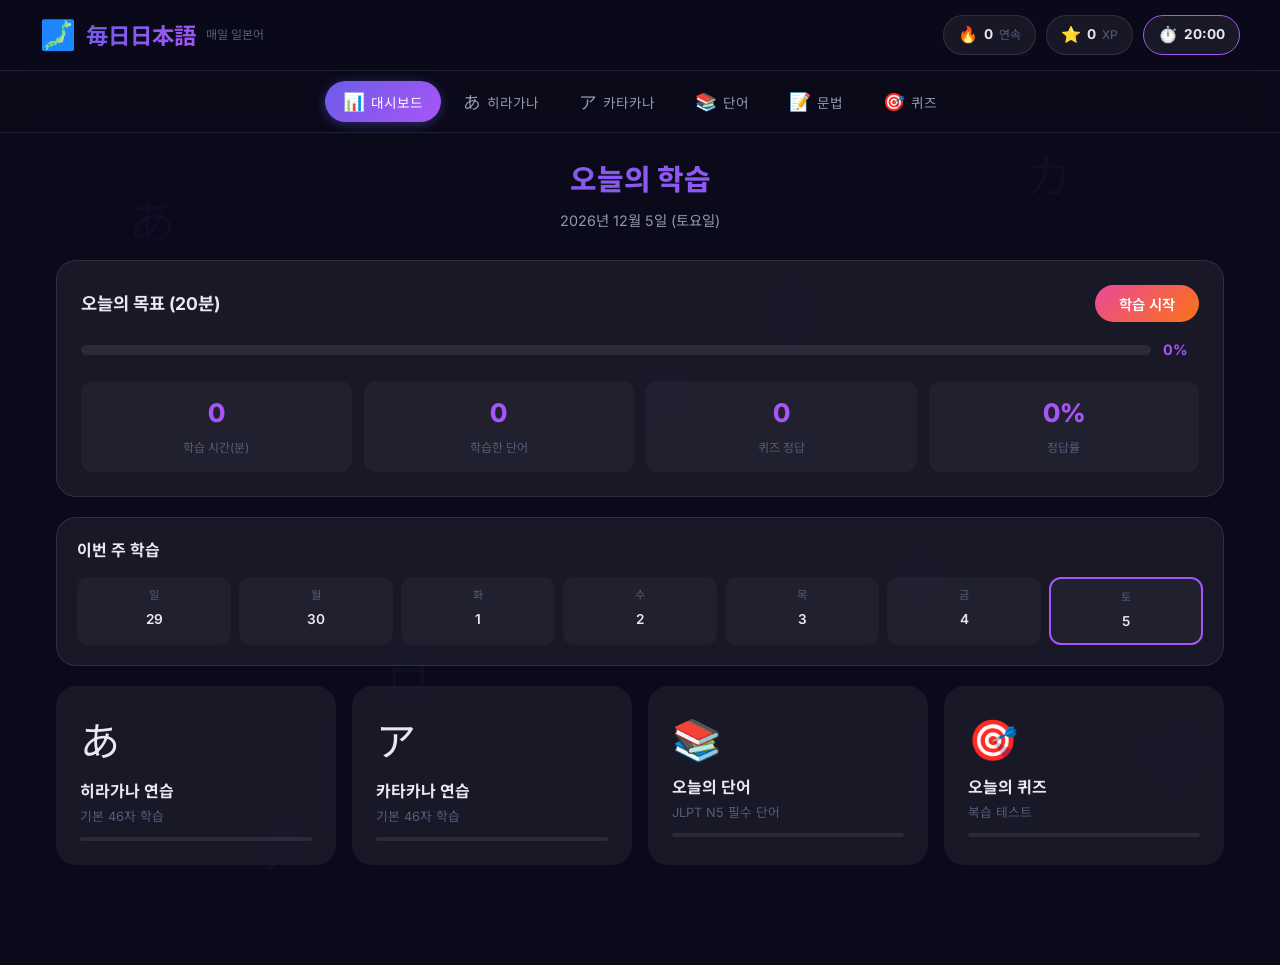
<file: index.html>
<!DOCTYPE html>
<html lang="ko">
<head>
    <meta charset="UTF-8">
    <meta name="viewport" content="width=device-width, initial-scale=1.0">
    <title>毎日日本語 - 매일 일본어 학습</title>
    <meta name="description" content="하루 20분, 매일 일본어를 공부하세요. 히라가나, 카타카나, 단어, 문법을 체계적으로 학습할 수 있습니다.">
    <link rel="preconnect" href="https://fonts.googleapis.com">
    <link rel="preconnect" href="https://fonts.gstatic.com" crossorigin>
    <link href="https://fonts.googleapis.com/css2?family=Inter:wght@300;400;500;600;700;800&family=Noto+Sans+JP:wght@300;400;500;700&family=Noto+Sans+KR:wght@300;400;500;700&display=swap" rel="stylesheet">
    <link rel="stylesheet" href="style.css">
</head>
<body>
    <!-- Animated Background -->
    <div class="bg-animation">
        <div class="floating-char" style="--delay: 0s; --x: 10%; --y: 20%">あ</div>
        <div class="floating-char" style="--delay: 2s; --x: 80%; --y: 15%">カ</div>
        <div class="floating-char" style="--delay: 4s; --x: 30%; --y: 70%">日</div>
        <div class="floating-char" style="--delay: 6s; --x: 70%; --y: 60%">本</div>
        <div class="floating-char" style="--delay: 8s; --x: 50%; --y: 40%">語</div>
        <div class="floating-char" style="--delay: 1s; --x: 90%; --y: 80%">学</div>
        <div class="floating-char" style="--delay: 3s; --x: 20%; --y: 90%">ア</div>
        <div class="floating-char" style="--delay: 5s; --x: 60%; --y: 30%">き</div>
    </div>

    <!-- Header -->
    <header class="header" id="header">
        <div class="header-content">
            <div class="logo">
                <span class="logo-icon">🗾</span>
                <h1>毎日日本語</h1>
                <span class="logo-sub">매일 일본어</span>
            </div>
            <div class="header-stats">
                <div class="stat-pill" id="streakPill">
                    <span class="stat-icon">🔥</span>
                    <span class="stat-value" id="streakCount">0</span>
                    <span class="stat-label">연속</span>
                </div>
                <div class="stat-pill" id="xpPill">
                    <span class="stat-icon">⭐</span>
                    <span class="stat-value" id="totalXP">0</span>
                    <span class="stat-label">XP</span>
                </div>
                <div class="timer-pill" id="timerPill">
                    <span class="stat-icon">⏱️</span>
                    <span class="stat-value" id="timerDisplay">20:00</span>
                </div>
            </div>
        </div>
    </header>

    <!-- Navigation -->
    <nav class="nav-bar" id="navBar">
        <button class="nav-btn active" data-section="dashboard" id="navDashboard">
            <span class="nav-icon">📊</span>
            <span class="nav-text">대시보드</span>
        </button>
        <button class="nav-btn" data-section="hiragana" id="navHiragana">
            <span class="nav-icon">あ</span>
            <span class="nav-text">히라가나</span>
        </button>
        <button class="nav-btn" data-section="katakana" id="navKatakana">
            <span class="nav-icon">ア</span>
            <span class="nav-text">카타카나</span>
        </button>
        <button class="nav-btn" data-section="vocabulary" id="navVocabulary">
            <span class="nav-icon">📚</span>
            <span class="nav-text">단어</span>
        </button>
        <button class="nav-btn" data-section="grammar" id="navGrammar">
            <span class="nav-icon">📝</span>
            <span class="nav-text">문법</span>
        </button>
        <button class="nav-btn" data-section="quiz" id="navQuiz">
            <span class="nav-icon">🎯</span>
            <span class="nav-text">퀴즈</span>
        </button>
    </nav>

    <!-- Main Content -->
    <main class="main-content" id="mainContent">

        <!-- Dashboard Section -->
        <section class="section active" id="sectionDashboard">
            <div class="section-header">
                <h2>오늘의 학습</h2>
                <p class="section-sub" id="todayDate"></p>
            </div>

            <!-- Daily Progress -->
            <div class="progress-card glass-card">
                <div class="progress-header">
                    <h3>오늘의 목표 (20분)</h3>
                    <button class="btn-start-timer" id="btnStartTimer">
                        <span id="timerBtnText">학습 시작</span>
                    </button>
                </div>
                <div class="progress-bar-container">
                    <div class="progress-bar" id="dailyProgress">
                        <div class="progress-fill" style="width: 0%"></div>
                    </div>
                    <span class="progress-text" id="progressText">0%</span>
                </div>
                <div class="daily-stats">
                    <div class="daily-stat">
                        <span class="daily-stat-value" id="todayMinutes">0</span>
                        <span class="daily-stat-label">학습 시간(분)</span>
                    </div>
                    <div class="daily-stat">
                        <span class="daily-stat-value" id="todayWords">0</span>
                        <span class="daily-stat-label">학습한 단어</span>
                    </div>
                    <div class="daily-stat">
                        <span class="daily-stat-value" id="todayQuiz">0</span>
                        <span class="daily-stat-label">퀴즈 정답</span>
                    </div>
                    <div class="daily-stat">
                        <span class="daily-stat-value" id="todayAccuracy">0%</span>
                        <span class="daily-stat-label">정답률</span>
                    </div>
                </div>
            </div>

            <!-- Weekly Calendar -->
            <div class="calendar-card glass-card">
                <h3>이번 주 학습</h3>
                <div class="week-grid" id="weekGrid"></div>
            </div>

            <!-- Quick Actions -->
            <div class="quick-actions">
                <button class="action-card glass-card" id="quickHiragana" data-target="hiragana">
                    <div class="action-icon">あ</div>
                    <h4>히라가나 연습</h4>
                    <p>기본 46자 학습</p>
                    <div class="action-progress">
                        <div class="mini-progress">
                            <div class="mini-fill" id="hiraganaProgress" style="width: 0%"></div>
                        </div>
                    </div>
                </button>
                <button class="action-card glass-card" id="quickKatakana" data-target="katakana">
                    <div class="action-icon">ア</div>
                    <h4>카타카나 연습</h4>
                    <p>기본 46자 학습</p>
                    <div class="action-progress">
                        <div class="mini-progress">
                            <div class="mini-fill" id="katakanaProgress" style="width: 0%"></div>
                        </div>
                    </div>
                </button>
                <button class="action-card glass-card" id="quickVocab" data-target="vocabulary">
                    <div class="action-icon">📚</div>
                    <h4>오늘의 단어</h4>
                    <p>JLPT N5 필수 단어</p>
                    <div class="action-progress">
                        <div class="mini-progress">
                            <div class="mini-fill" id="vocabProgress" style="width: 0%"></div>
                        </div>
                    </div>
                </button>
                <button class="action-card glass-card" id="quickQuiz" data-target="quiz">
                    <div class="action-icon">🎯</div>
                    <h4>오늘의 퀴즈</h4>
                    <p>복습 테스트</p>
                    <div class="action-progress">
                        <div class="mini-progress">
                            <div class="mini-fill" id="quizProgress" style="width: 0%"></div>
                        </div>
                    </div>
                </button>
            </div>
        </section>

        <!-- Hiragana Section -->
        <section class="section" id="sectionHiragana">
            <div class="section-header">
                <h2>히라가나 (ひらがな)</h2>
                <p class="section-sub">일본어의 기본 문자 46자를 마스터하세요</p>
            </div>

            <!-- Mode Selector -->
            <div class="mode-selector">
                <button class="mode-btn active" data-mode="chart" id="hiraganaChart">문자표</button>
                <button class="mode-btn" data-mode="flashcard" id="hiraganaFlashcard">플래시카드</button>
                <button class="mode-btn" data-mode="practice" id="hiraganaPractice">연습</button>
            </div>

            <!-- Chart Mode -->
            <div class="mode-content active" id="hiraganaChartContent">
                <div class="kana-chart glass-card" id="hiraganaChartGrid"></div>
            </div>

            <!-- Flashcard Mode -->
            <div class="mode-content" id="hiraganaFlashcardContent">
                <div class="flashcard-container">
                    <div class="flashcard glass-card" id="hiraganaFlashcard">
                        <div class="flashcard-inner" id="hiraganaFlashcardInner">
                            <div class="flashcard-front">
                                <span class="flashcard-char" id="hiraganaFlashChar">あ</span>
                                <span class="flashcard-hint">클릭하여 뒤집기</span>
                            </div>
                            <div class="flashcard-back">
                                <span class="flashcard-reading" id="hiraganaFlashReading">a</span>
                                <span class="flashcard-example" id="hiraganaFlashExample">あめ (ame) - 비</span>
                            </div>
                        </div>
                    </div>
                    <div class="flashcard-controls">
                        <button class="fc-btn" id="hiraganaPrev">◀ 이전</button>
                        <span class="fc-counter" id="hiraganaCounter">1 / 46</span>
                        <button class="fc-btn" id="hiraganaNext">다음 ▶</button>
                    </div>
                    <div class="flashcard-rating">
                        <button class="rating-btn hard" id="hiraganaHard">어려움 😓</button>
                        <button class="rating-btn ok" id="hiraganaOk">보통 🤔</button>
                        <button class="rating-btn easy" id="hiraganaEasy">쉬움 😊</button>
                    </div>
                </div>
            </div>

            <!-- Practice Mode -->
            <div class="mode-content" id="hiraganaPracticeContent">
                <div class="practice-container glass-card">
                    <div class="practice-prompt">
                        <span class="practice-char" id="hiraganaPracticeChar">あ</span>
                    </div>
                    <div class="practice-input-group">
                        <input type="text" class="practice-input" id="hiraganaPracticeInput" placeholder="로마자 입력 (예: a)" autocomplete="off">
                        <button class="practice-submit" id="hiraganaPracticeSubmit">확인</button>
                    </div>
                    <div class="practice-feedback" id="hiraganaPracticeFeedback"></div>
                    <div class="practice-score">
                        <span>정답: <strong id="hiraganaCorrect">0</strong></span>
                        <span>오답: <strong id="hiraganaWrong">0</strong></span>
                    </div>
                </div>
            </div>
        </section>

        <!-- Katakana Section -->
        <section class="section" id="sectionKatakana">
            <div class="section-header">
                <h2>카타카나 (カタカナ)</h2>
                <p class="section-sub">외래어 표기에 사용되는 46자를 마스터하세요</p>
            </div>

            <div class="mode-selector">
                <button class="mode-btn active" data-mode="chart" id="katakanaChartBtn">문자표</button>
                <button class="mode-btn" data-mode="flashcard" id="katakanaFlashcardBtn">플래시카드</button>
                <button class="mode-btn" data-mode="practice" id="katakanaPracticeBtn">연습</button>
            </div>

            <div class="mode-content active" id="katakanaChartContent">
                <div class="kana-chart glass-card" id="katakanaChartGrid"></div>
            </div>

            <div class="mode-content" id="katakanaFlashcardContent">
                <div class="flashcard-container">
                    <div class="flashcard glass-card" id="katakanaFlashcardCard">
                        <div class="flashcard-inner" id="katakanaFlashcardInner">
                            <div class="flashcard-front">
                                <span class="flashcard-char" id="katakanaFlashChar">ア</span>
                                <span class="flashcard-hint">클릭하여 뒤집기</span>
                            </div>
                            <div class="flashcard-back">
                                <span class="flashcard-reading" id="katakanaFlashReading">a</span>
                                <span class="flashcard-example" id="katakanaFlashExample">アメリカ (amerika) - 미국</span>
                            </div>
                        </div>
                    </div>
                    <div class="flashcard-controls">
                        <button class="fc-btn" id="katakanaPrev">◀ 이전</button>
                        <span class="fc-counter" id="katakanaCounter">1 / 46</span>
                        <button class="fc-btn" id="katakanaNext">다음 ▶</button>
                    </div>
                    <div class="flashcard-rating">
                        <button class="rating-btn hard" id="katakanaHard">어려움 😓</button>
                        <button class="rating-btn ok" id="katakanaOk">보통 🤔</button>
                        <button class="rating-btn easy" id="katakanaEasy">쉬움 😊</button>
                    </div>
                </div>
            </div>

            <div class="mode-content" id="katakanaPracticeContent">
                <div class="practice-container glass-card">
                    <div class="practice-prompt">
                        <span class="practice-char" id="katakanaPracticeChar">ア</span>
                    </div>
                    <div class="practice-input-group">
                        <input type="text" class="practice-input" id="katakanaPracticeInput" placeholder="로마자 입력 (예: a)" autocomplete="off">
                        <button class="practice-submit" id="katakanaPracticeSubmit">확인</button>
                    </div>
                    <div class="practice-feedback" id="katakanaPracticeFeedback"></div>
                    <div class="practice-score">
                        <span>정답: <strong id="katakanaCorrect">0</strong></span>
                        <span>오답: <strong id="katakanaWrong">0</strong></span>
                    </div>
                </div>
            </div>
        </section>

        <!-- Vocabulary Section -->
        <section class="section" id="sectionVocabulary">
            <div class="section-header">
                <h2>단어 학습 (単語)</h2>
                <p class="section-sub">JLPT N5 필수 단어를 학습하세요</p>
            </div>

            <div class="vocab-category-selector">
                <button class="category-btn active" data-category="greetings" id="catGreetings">인사말</button>
                <button class="category-btn" data-category="numbers" id="catNumbers">숫자</button>
                <button class="category-btn" data-category="family" id="catFamily">가족</button>
                <button class="category-btn" data-category="food" id="catFood">음식</button>
                <button class="category-btn" data-category="time" id="catTime">시간</button>
                <button class="category-btn" data-category="verbs" id="catVerbs">동사</button>
                <button class="category-btn" data-category="adjectives" id="catAdjectives">형용사</button>
                <button class="category-btn" data-category="daily" id="catDaily">일상</button>
            </div>

            <div class="vocab-cards" id="vocabCards"></div>
        </section>

        <!-- Grammar Section -->
        <section class="section" id="sectionGrammar">
            <div class="section-header">
                <h2>기초 문법 (文法)</h2>
                <p class="section-sub">일본어 기초 문법을 단계별로 학습하세요</p>
            </div>

            <div class="grammar-lessons" id="grammarLessons"></div>
        </section>

        <!-- Quiz Section -->
        <section class="section" id="sectionQuiz">
            <div class="section-header">
                <h2>퀴즈 (クイズ)</h2>
                <p class="section-sub">학습한 내용을 테스트해보세요</p>
            </div>

            <div class="quiz-setup glass-card" id="quizSetup">
                <h3>퀴즈 설정</h3>
                <div class="quiz-options">
                    <div class="quiz-option">
                        <label>유형</label>
                        <select id="quizType">
                            <option value="hiragana">히라가나</option>
                            <option value="katakana">카타카나</option>
                            <option value="vocabulary">단어</option>
                            <option value="mixed">종합</option>
                        </select>
                    </div>
                    <div class="quiz-option">
                        <label>문제 수</label>
                        <select id="quizCount">
                            <option value="5">5문제</option>
                            <option value="10" selected>10문제</option>
                            <option value="20">20문제</option>
                        </select>
                    </div>
                </div>
                <button class="btn-start-quiz" id="btnStartQuiz">퀴즈 시작 🚀</button>
            </div>

            <div class="quiz-area" id="quizArea" style="display: none;">
                <div class="quiz-header">
                    <div class="quiz-progress-bar">
                        <div class="quiz-progress-fill" id="quizProgressFill"></div>
                    </div>
                    <span class="quiz-counter" id="quizCounter">1 / 10</span>
                </div>
                <div class="quiz-question glass-card" id="quizQuestion">
                    <div class="quiz-prompt" id="quizPrompt"></div>
                    <div class="quiz-choices" id="quizChoices"></div>
                </div>
            </div>

            <div class="quiz-result glass-card" id="quizResult" style="display: none;">
                <div class="result-icon" id="resultIcon">🎉</div>
                <h3 id="resultTitle">훌륭해요!</h3>
                <div class="result-score">
                    <span class="result-number" id="resultScore">0</span>
                    <span class="result-total" id="resultTotal">/ 10</span>
                </div>
                <div class="result-details" id="resultDetails"></div>
                <button class="btn-retry" id="btnRetryQuiz">다시 도전 🔄</button>
            </div>
        </section>
    </main>

    <!-- Toast Notification -->
    <div class="toast-container" id="toastContainer"></div>

    <script src="data.js"></script>
    <script src="app.js"></script>
</body>
</html>
</file>
<file: style.css>
/* ===== CSS Variables & Reset ===== */
:root {
    --bg-primary: #0a0a1a;
    --bg-secondary: #12122a;
    --bg-card: rgba(255, 255, 255, 0.04);
    --bg-card-hover: rgba(255, 255, 255, 0.08);
    --glass: rgba(255, 255, 255, 0.06);
    --glass-border: rgba(255, 255, 255, 0.1);
    --text-primary: #e8e8f0;
    --text-secondary: #9595b0;
    --text-muted: #5a5a7a;
    --accent-1: #6c5ce7;
    --accent-2: #a855f7;
    --accent-3: #ec4899;
    --accent-4: #f97316;
    --success: #10b981;
    --error: #ef4444;
    --warning: #f59e0b;
    --gradient-1: linear-gradient(135deg, #6c5ce7, #a855f7);
    --gradient-2: linear-gradient(135deg, #ec4899, #f97316);
    --gradient-3: linear-gradient(135deg, #10b981, #6c5ce7);
    --shadow-sm: 0 2px 8px rgba(0,0,0,0.3);
    --shadow-md: 0 4px 16px rgba(0,0,0,0.4);
    --shadow-lg: 0 8px 32px rgba(0,0,0,0.5);
    --radius-sm: 8px;
    --radius-md: 12px;
    --radius-lg: 20px;
    --radius-xl: 28px;
    --transition: 0.3s cubic-bezier(0.4, 0, 0.2, 1);
}

*, *::before, *::after { margin: 0; padding: 0; box-sizing: border-box; }

body {
    font-family: 'Inter', 'Noto Sans KR', sans-serif;
    background: var(--bg-primary);
    color: var(--text-primary);
    min-height: 100vh;
    overflow-x: hidden;
    line-height: 1.6;
}

/* ===== Background Animation ===== */
.bg-animation { position: fixed; top: 0; left: 0; width: 100%; height: 100%; pointer-events: none; z-index: 0; overflow: hidden; }
.floating-char {
    position: absolute;
    font-family: 'Noto Sans JP', sans-serif;
    font-size: 3rem;
    color: rgba(108, 92, 231, 0.06);
    left: var(--x);
    top: var(--y);
    animation: floatChar 20s ease-in-out infinite;
    animation-delay: var(--delay);
}
@keyframes floatChar {
    0%, 100% { transform: translate(0, 0) rotate(0deg); opacity: 0.3; }
    25% { transform: translate(30px, -40px) rotate(10deg); opacity: 0.6; }
    50% { transform: translate(-20px, -80px) rotate(-5deg); opacity: 0.3; }
    75% { transform: translate(40px, -40px) rotate(15deg); opacity: 0.5; }
}

/* ===== Glass Card ===== */
.glass-card {
    background: var(--glass);
    border: 1px solid var(--glass-border);
    border-radius: var(--radius-lg);
    backdrop-filter: blur(12px);
    -webkit-backdrop-filter: blur(12px);
    transition: var(--transition);
}
.glass-card:hover {
    background: var(--bg-card-hover);
    border-color: rgba(255,255,255,0.15);
    box-shadow: var(--shadow-md);
}

/* ===== Header ===== */
.header {
    position: sticky; top: 0; z-index: 100;
    background: rgba(10, 10, 26, 0.85);
    backdrop-filter: blur(20px);
    border-bottom: 1px solid var(--glass-border);
    padding: 12px 24px;
}
.header-content { max-width: 1200px; margin: 0 auto; display: flex; justify-content: space-between; align-items: center; }
.logo { display: flex; align-items: center; gap: 10px; }
.logo-icon { font-size: 1.8rem; }
.logo h1 {
    font-family: 'Noto Sans JP', sans-serif;
    font-size: 1.4rem; font-weight: 700;
    background: var(--gradient-1); -webkit-background-clip: text; -webkit-text-fill-color: transparent;
    background-clip: text;
}
.logo-sub { font-size: 0.75rem; color: var(--text-muted); }
.header-stats { display: flex; gap: 10px; }
.stat-pill, .timer-pill {
    display: flex; align-items: center; gap: 6px;
    background: var(--glass); border: 1px solid var(--glass-border);
    padding: 6px 14px; border-radius: 50px; font-size: 0.85rem;
}
.stat-icon { font-size: 1rem; }
.stat-value { font-weight: 700; color: var(--text-primary); }
.stat-label { color: var(--text-muted); font-size: 0.75rem; }
.timer-pill { border-color: var(--accent-2); }

/* ===== Navigation ===== */
.nav-bar {
    position: sticky; top: 60px; z-index: 90;
    display: flex; justify-content: center; gap: 4px;
    padding: 10px 16px;
    background: rgba(10, 10, 26, 0.7);
    backdrop-filter: blur(12px);
    border-bottom: 1px solid var(--glass-border);
    overflow-x: auto;
}
.nav-btn {
    display: flex; align-items: center; gap: 6px;
    padding: 8px 18px; border: none; border-radius: 50px;
    background: transparent; color: var(--text-secondary);
    font-size: 0.85rem; font-family: inherit; cursor: pointer;
    transition: var(--transition); white-space: nowrap;
}
.nav-btn:hover { background: var(--glass); color: var(--text-primary); }
.nav-btn.active {
    background: var(--gradient-1); color: #fff;
    box-shadow: 0 2px 12px rgba(108, 92, 231, 0.4);
}
.nav-icon { font-size: 1.1rem; }

/* ===== Main Content ===== */
.main-content { max-width: 1200px; margin: 0 auto; padding: 24px 16px 100px; position: relative; z-index: 1; }
.section { display: none; animation: fadeIn 0.4s ease; }
.section.active { display: block; }
@keyframes fadeIn { from { opacity: 0; transform: translateY(16px); } to { opacity: 1; transform: translateY(0); } }
.section-header { text-align: center; margin-bottom: 28px; }
.section-header h2 {
    font-size: 1.8rem; font-weight: 800;
    background: var(--gradient-1); -webkit-background-clip: text; -webkit-text-fill-color: transparent;
    background-clip: text;
}
.section-sub { color: var(--text-secondary); margin-top: 6px; font-size: 0.9rem; }

/* ===== Dashboard ===== */
.progress-card { padding: 24px; margin-bottom: 20px; }
.progress-header { display: flex; justify-content: space-between; align-items: center; margin-bottom: 16px; }
.progress-header h3 { font-size: 1.1rem; }
.btn-start-timer {
    padding: 8px 24px; border: none; border-radius: 50px;
    background: var(--gradient-2); color: #fff; font-weight: 600;
    font-family: inherit; cursor: pointer; transition: var(--transition);
    font-size: 0.9rem;
}
.btn-start-timer:hover { transform: scale(1.05); box-shadow: 0 4px 16px rgba(236, 72, 153, 0.4); }
.btn-start-timer.running { background: var(--gradient-3); }
.progress-bar-container { display: flex; align-items: center; gap: 12px; margin-bottom: 20px; }
.progress-bar { flex: 1; height: 10px; background: rgba(255,255,255,0.08); border-radius: 10px; overflow: hidden; }
.progress-fill {
    height: 100%; border-radius: 10px;
    background: var(--gradient-1);
    transition: width 0.5s ease;
}
.progress-text { font-weight: 700; font-size: 0.9rem; color: var(--accent-2); min-width: 36px; }
.daily-stats { display: grid; grid-template-columns: repeat(4, 1fr); gap: 12px; }
.daily-stat {
    text-align: center; padding: 12px;
    background: rgba(255,255,255,0.03); border-radius: var(--radius-md);
}
.daily-stat-value { display: block; font-size: 1.6rem; font-weight: 800; color: var(--accent-2); }
.daily-stat-label { font-size: 0.75rem; color: var(--text-muted); }

.calendar-card { padding: 20px; margin-bottom: 20px; }
.calendar-card h3 { margin-bottom: 14px; font-size: 1rem; }
.week-grid { display: grid; grid-template-columns: repeat(7, 1fr); gap: 8px; }
.week-day {
    text-align: center; padding: 10px 4px;
    border-radius: var(--radius-md); background: rgba(255,255,255,0.03);
}
.week-day .day-label { display: block; font-size: 0.7rem; color: var(--text-muted); margin-bottom: 4px; }
.week-day .day-num { display: block; font-size: 0.85rem; font-weight: 600; }
.week-day.today { border: 2px solid var(--accent-2); }
.week-day.completed { background: rgba(16, 185, 129, 0.15); }
.week-day.completed .day-num { color: var(--success); }

.quick-actions { display: grid; grid-template-columns: repeat(auto-fit, minmax(240px, 1fr)); gap: 16px; }
.action-card {
    padding: 24px; cursor: pointer; border: none; text-align: left;
    font-family: inherit; color: inherit; display: block;
}
.action-card:hover { transform: translateY(-4px); }
.action-icon { font-size: 2.5rem; margin-bottom: 10px; }
.action-card h4 { font-size: 1rem; margin-bottom: 4px; }
.action-card p { font-size: 0.8rem; color: var(--text-muted); margin-bottom: 12px; }
.mini-progress { height: 4px; background: rgba(255,255,255,0.08); border-radius: 4px; overflow: hidden; }
.mini-fill { height: 100%; background: var(--gradient-1); border-radius: 4px; transition: width 0.5s ease; }

/* ===== Kana Chart ===== */
.kana-chart { padding: 20px; }
.kana-chart .kana-grid {
    display: grid;
    grid-template-columns: repeat(5, 1fr);
    gap: 8px;
}
.kana-cell {
    text-align: center; padding: 12px 4px;
    border-radius: var(--radius-sm);
    background: rgba(255,255,255,0.03);
    cursor: pointer; transition: var(--transition);
    position: relative;
}
.kana-cell:hover {
    background: rgba(108, 92, 231, 0.2);
    transform: scale(1.08);
}
.kana-cell.learned { background: rgba(16, 185, 129, 0.12); border: 1px solid rgba(16,185,129,0.3); }
.kana-cell .kana-main {
    display: block; font-family: 'Noto Sans JP', sans-serif;
    font-size: 1.6rem; font-weight: 500; margin-bottom: 2px;
}
.kana-cell .kana-romaji { font-size: 0.7rem; color: var(--text-muted); }
.kana-row-label {
    grid-column: 1 / -1; text-align: left;
    font-size: 0.75rem; color: var(--accent-2);
    font-weight: 600; padding: 8px 4px 2px;
    border-bottom: 1px solid var(--glass-border);
}

/* ===== Mode Selector ===== */
.mode-selector {
    display: flex; justify-content: center; gap: 4px;
    margin-bottom: 24px; padding: 4px;
    background: var(--glass); border-radius: 50px; width: fit-content; margin-left: auto; margin-right: auto;
}
.mode-btn {
    padding: 8px 24px; border: none; border-radius: 50px;
    background: transparent; color: var(--text-secondary);
    font-family: inherit; font-size: 0.85rem; cursor: pointer; transition: var(--transition);
}
.mode-btn.active { background: var(--gradient-1); color: #fff; }
.mode-content { display: none; animation: fadeIn 0.3s ease; }
.mode-content.active { display: block; }

/* ===== Flashcard ===== */
.flashcard-container { max-width: 400px; margin: 0 auto; }
.flashcard {
    width: 100%; height: 280px; perspective: 1000px; cursor: pointer; margin-bottom: 20px;
    border: none; background: none;
}
.flashcard-inner {
    width: 100%; height: 100%; position: relative;
    transition: transform 0.6s cubic-bezier(0.4, 0, 0.2, 1);
    transform-style: preserve-3d;
}
.flashcard.flipped .flashcard-inner { transform: rotateY(180deg); }
.flashcard-front, .flashcard-back {
    position: absolute; inset: 0;
    display: flex; flex-direction: column; align-items: center; justify-content: center;
    backface-visibility: hidden; border-radius: var(--radius-lg);
    background: var(--glass); border: 1px solid var(--glass-border);
    padding: 20px;
}
.flashcard-back { transform: rotateY(180deg); background: rgba(108, 92, 231, 0.1); }
.flashcard-char { font-family: 'Noto Sans JP', sans-serif; font-size: 6rem; font-weight: 500; }
.flashcard-hint { font-size: 0.8rem; color: var(--text-muted); margin-top: 10px; }
.flashcard-reading { font-size: 3rem; font-weight: 700; color: var(--accent-2); }
.flashcard-example { font-size: 1rem; color: var(--text-secondary); margin-top: 12px; text-align: center; }
.flashcard-controls { display: flex; justify-content: space-between; align-items: center; margin-bottom: 16px; }
.fc-btn {
    padding: 10px 24px; border: 1px solid var(--glass-border); border-radius: 50px;
    background: var(--glass); color: var(--text-primary);
    font-family: inherit; cursor: pointer; transition: var(--transition);
}
.fc-btn:hover { background: var(--bg-card-hover); }
.fc-counter { color: var(--text-secondary); font-size: 0.9rem; }
.flashcard-rating { display: flex; gap: 8px; justify-content: center; }
.rating-btn {
    flex: 1; padding: 10px; border: 1px solid var(--glass-border); border-radius: var(--radius-md);
    background: var(--glass); color: var(--text-primary);
    font-family: inherit; font-size: 0.85rem; cursor: pointer; transition: var(--transition);
}
.rating-btn.hard:hover { background: rgba(239, 68, 68, 0.2); border-color: var(--error); }
.rating-btn.ok:hover { background: rgba(245, 158, 11, 0.2); border-color: var(--warning); }
.rating-btn.easy:hover { background: rgba(16, 185, 129, 0.2); border-color: var(--success); }

/* ===== Practice ===== */
.practice-container { padding: 32px; max-width: 500px; margin: 0 auto; text-align: center; }
.practice-prompt { margin-bottom: 24px; }
.practice-char { font-family: 'Noto Sans JP', sans-serif; font-size: 7rem; font-weight: 500; }
.practice-input-group { display: flex; gap: 8px; margin-bottom: 16px; }
.practice-input {
    flex: 1; padding: 12px 20px; border: 2px solid var(--glass-border);
    border-radius: var(--radius-md); background: rgba(255,255,255,0.05);
    color: var(--text-primary); font-size: 1.2rem; font-family: inherit;
    text-align: center; outline: none; transition: var(--transition);
}
.practice-input:focus { border-color: var(--accent-2); }
.practice-submit {
    padding: 12px 28px; border: none; border-radius: var(--radius-md);
    background: var(--gradient-1); color: #fff; font-weight: 600;
    font-family: inherit; cursor: pointer; transition: var(--transition);
}
.practice-submit:hover { transform: scale(1.05); }
.practice-feedback {
    min-height: 40px; display: flex; align-items: center; justify-content: center;
    font-size: 1.1rem; font-weight: 600; margin-bottom: 16px;
}
.practice-feedback.correct { color: var(--success); }
.practice-feedback.wrong { color: var(--error); }
.practice-score { display: flex; gap: 24px; justify-content: center; color: var(--text-secondary); }

/* ===== Vocabulary ===== */
.vocab-category-selector {
    display: flex; flex-wrap: wrap; gap: 8px; justify-content: center; margin-bottom: 24px;
}
.category-btn {
    padding: 8px 18px; border: 1px solid var(--glass-border); border-radius: 50px;
    background: var(--glass); color: var(--text-secondary);
    font-family: inherit; font-size: 0.85rem; cursor: pointer; transition: var(--transition);
}
.category-btn.active { background: var(--gradient-1); color: #fff; border-color: transparent; }
.vocab-cards { display: grid; grid-template-columns: repeat(auto-fill, minmax(300px, 1fr)); gap: 14px; }
.vocab-card {
    padding: 20px; border-radius: var(--radius-lg);
    background: var(--glass); border: 1px solid var(--glass-border);
    cursor: pointer; transition: var(--transition);
}
.vocab-card:hover { transform: translateY(-3px); background: var(--bg-card-hover); box-shadow: var(--shadow-md); }
.vocab-card .vocab-jp {
    font-family: 'Noto Sans JP', sans-serif; font-size: 1.6rem;
    font-weight: 500; margin-bottom: 2px;
}
.vocab-card .vocab-reading { font-size: 0.85rem; color: var(--accent-2); margin-bottom: 6px; }
.vocab-card .vocab-kr { font-size: 1rem; color: var(--text-secondary); }
.vocab-card .vocab-example {
    margin-top: 10px; padding-top: 10px; border-top: 1px solid var(--glass-border);
    font-size: 0.85rem; color: var(--text-muted); display: none;
}
.vocab-card.expanded .vocab-example { display: block; }

/* ===== Grammar ===== */
.grammar-lessons { display: flex; flex-direction: column; gap: 16px; }
.grammar-card {
    padding: 24px; border-radius: var(--radius-lg);
    background: var(--glass); border: 1px solid var(--glass-border);
    cursor: pointer; transition: var(--transition);
}
.grammar-card:hover { background: var(--bg-card-hover); }
.grammar-card .grammar-title { display: flex; justify-content: space-between; align-items: center; }
.grammar-card .grammar-title h4 { font-size: 1.1rem; }
.grammar-card .grammar-level {
    padding: 4px 12px; border-radius: 50px; font-size: 0.7rem; font-weight: 600;
    background: var(--gradient-1); color: #fff;
}
.grammar-card .grammar-pattern {
    font-family: 'Noto Sans JP', sans-serif; font-size: 1.3rem;
    color: var(--accent-2); margin: 10px 0;
}
.grammar-card .grammar-desc { font-size: 0.9rem; color: var(--text-secondary); }
.grammar-card .grammar-examples {
    margin-top: 14px; padding-top: 14px; border-top: 1px solid var(--glass-border); display: none;
}
.grammar-card.expanded .grammar-examples { display: block; }
.grammar-example-item { margin-bottom: 10px; }
.grammar-example-item .ex-jp { font-family: 'Noto Sans JP', sans-serif; font-size: 1rem; margin-bottom: 2px; }
.grammar-example-item .ex-kr { font-size: 0.85rem; color: var(--text-muted); }

/* ===== Quiz ===== */
.quiz-setup { padding: 32px; max-width: 500px; margin: 0 auto; text-align: center; }
.quiz-setup h3 { font-size: 1.3rem; margin-bottom: 20px; }
.quiz-options { display: flex; gap: 16px; margin-bottom: 24px; justify-content: center; }
.quiz-option { text-align: left; }
.quiz-option label { display: block; font-size: 0.8rem; color: var(--text-muted); margin-bottom: 6px; }
.quiz-option select {
    padding: 10px 16px; border: 1px solid var(--glass-border); border-radius: var(--radius-md);
    background: var(--bg-secondary); color: var(--text-primary);
    font-family: inherit; font-size: 0.9rem; outline: none; cursor: pointer;
}
.btn-start-quiz {
    padding: 14px 40px; border: none; border-radius: 50px;
    background: var(--gradient-2); color: #fff; font-size: 1.1rem; font-weight: 700;
    font-family: inherit; cursor: pointer; transition: var(--transition);
}
.btn-start-quiz:hover { transform: scale(1.05); box-shadow: 0 4px 20px rgba(236, 72, 153, 0.4); }
.quiz-header { margin-bottom: 20px; display: flex; align-items: center; gap: 12px; }
.quiz-progress-bar { flex: 1; height: 6px; background: rgba(255,255,255,0.08); border-radius: 6px; overflow: hidden; }
.quiz-progress-fill { height: 100%; background: var(--gradient-1); transition: width 0.3s ease; }
.quiz-counter { font-size: 0.85rem; color: var(--text-secondary); min-width: 50px; }
.quiz-question { padding: 32px; text-align: center; }
.quiz-prompt {
    font-family: 'Noto Sans JP', sans-serif; font-size: 3.5rem;
    font-weight: 500; margin-bottom: 28px;
}
.quiz-choices { display: grid; grid-template-columns: 1fr 1fr; gap: 12px; }
.quiz-choice {
    padding: 16px; border: 2px solid var(--glass-border); border-radius: var(--radius-md);
    background: rgba(255,255,255,0.03); color: var(--text-primary);
    font-family: inherit; font-size: 1rem; cursor: pointer; transition: var(--transition);
}
.quiz-choice:hover { border-color: var(--accent-2); background: rgba(168, 85, 247, 0.1); }
.quiz-choice.correct { border-color: var(--success); background: rgba(16, 185, 129, 0.15); color: var(--success); }
.quiz-choice.wrong { border-color: var(--error); background: rgba(239, 68, 68, 0.15); color: var(--error); }
.quiz-result { padding: 40px; text-align: center; max-width: 500px; margin: 0 auto; }
.result-icon { font-size: 4rem; margin-bottom: 10px; }
.result-score { margin: 16px 0; }
.result-number { font-size: 4rem; font-weight: 800; background: var(--gradient-1); -webkit-background-clip: text; -webkit-text-fill-color: transparent; background-clip: text; }
.result-total { font-size: 1.5rem; color: var(--text-muted); }
.result-details { margin: 20px 0; font-size: 0.9rem; color: var(--text-secondary); }
.btn-retry {
    padding: 12px 36px; border: none; border-radius: 50px;
    background: var(--gradient-1); color: #fff; font-size: 1rem; font-weight: 600;
    font-family: inherit; cursor: pointer; transition: var(--transition);
}
.btn-retry:hover { transform: scale(1.05); }

/* ===== Toast ===== */
.toast-container { position: fixed; bottom: 24px; right: 24px; z-index: 1000; display: flex; flex-direction: column; gap: 8px; }
.toast {
    padding: 14px 24px; border-radius: var(--radius-md);
    background: var(--bg-secondary); border: 1px solid var(--glass-border);
    color: var(--text-primary); font-size: 0.9rem;
    box-shadow: var(--shadow-lg); animation: slideInToast 0.3s ease, fadeOutToast 0.3s ease 2.7s;
    display: flex; align-items: center; gap: 8px;
}
.toast.success { border-color: var(--success); }
.toast.error { border-color: var(--error); }
@keyframes slideInToast { from { transform: translateX(100%); opacity: 0; } to { transform: translateX(0); opacity: 1; } }
@keyframes fadeOutToast { to { opacity: 0; transform: translateX(30px); } }

/* ===== Responsive ===== */
@media (max-width: 768px) {
    .header-content { flex-direction: column; gap: 8px; }
    .daily-stats { grid-template-columns: repeat(2, 1fr); }
    .quick-actions { grid-template-columns: 1fr; }
    .quiz-choices { grid-template-columns: 1fr; }
    .quiz-prompt { font-size: 2.5rem; }
    .nav-bar { justify-content: flex-start; }
    .vocab-cards { grid-template-columns: 1fr; }
}
@media (max-width: 480px) {
    .header { padding: 8px 12px; }
    .main-content { padding: 16px 10px 80px; }
    .section-header h2 { font-size: 1.4rem; }
    .flashcard { height: 240px; }
    .flashcard-char { font-size: 4.5rem; }
    .practice-char { font-size: 5rem; }
    .kana-chart .kana-grid { gap: 4px; }
    .kana-cell .kana-main { font-size: 1.2rem; }
}
</file>
